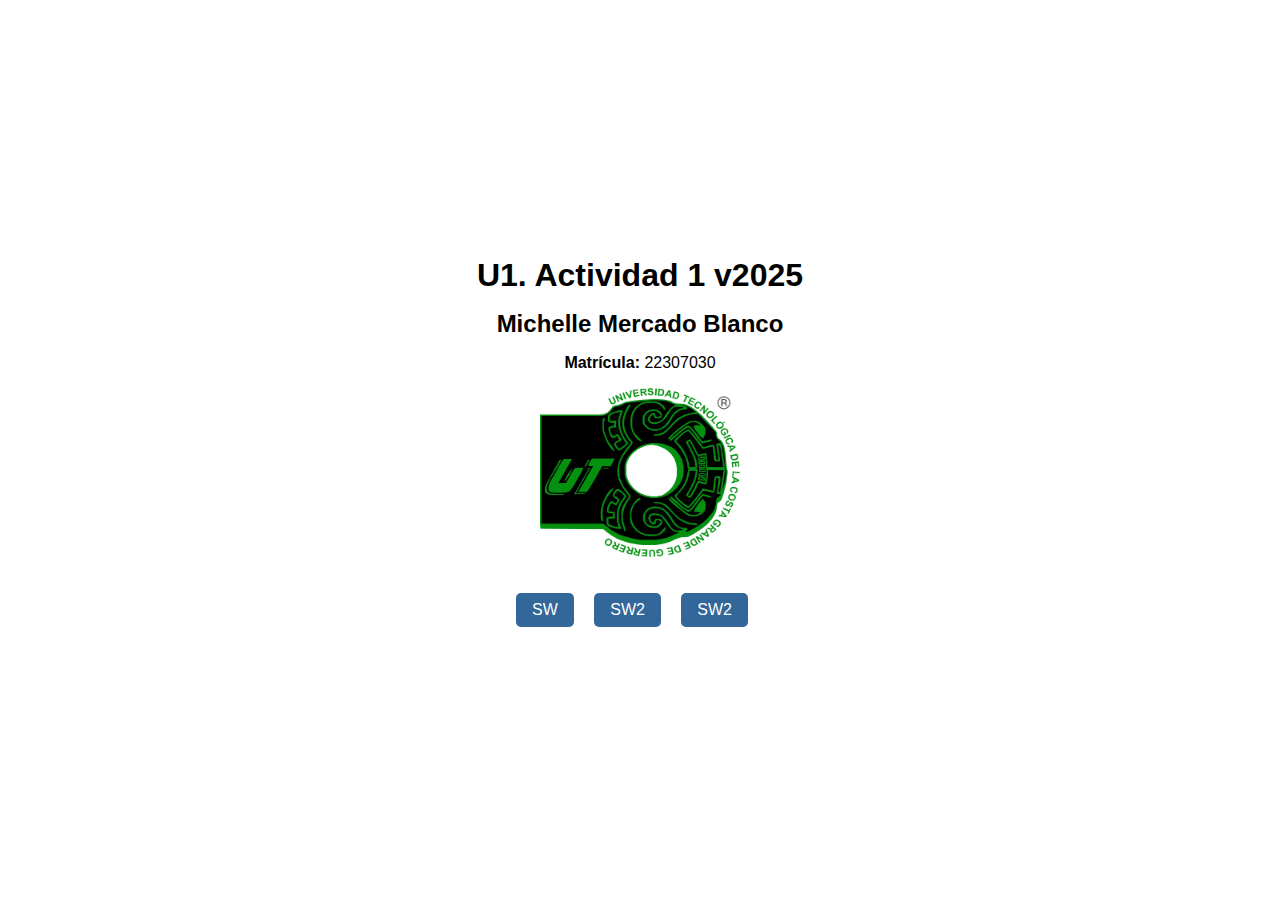
<file: AWP/U1/index.html>
<!DOCTYPE html>
<html lang="es">
<head>
  <meta charset="UTF-8" />
  <meta name="viewport" content="width=device-width, initial-scale=1.0" />
  <title>U1. Actividad 1 v2025</title>
  <style>
        body {
      font-family: Arial, sans-serif;
      margin: 0;
      height: 100vh;
      display: flex;
      flex-direction: column;
      justify-content: center;
      align-items: center;
      text-align: center;
    }

    h1,h2, p, nav {
      margin: 0.5rem 0;
    }

    nav a {
      display: inline-block;
      margin: 1rem 1rem 1rem 0;
      padding: 0.5rem 1rem;
      background-color: #336699;
      color: white;
      text-decoration: none;
      border-radius: 5px;
    }
    nav a:hover {
      background-color: #5599cc;
    }
  </style>
</head>
<body>
  <h1>U1. Actividad 1 v2025 </h1>
  <h2>Michelle Mercado Blanco</h2>
  <p><strong>Matrícula:</strong> 22307030</p>
  <p><img src="utcgg.png" alt="Universidad Tecnológica de la Costa Grande de Guerrero" width="200" /></p>
  <nav>
    <a href="SW/index.html">SW</a>
    <a href="SW2/index.html">SW2</a>
    <a href="SW3/index.html">SW2</a>
  </nav>
</body>
</html>
</file>
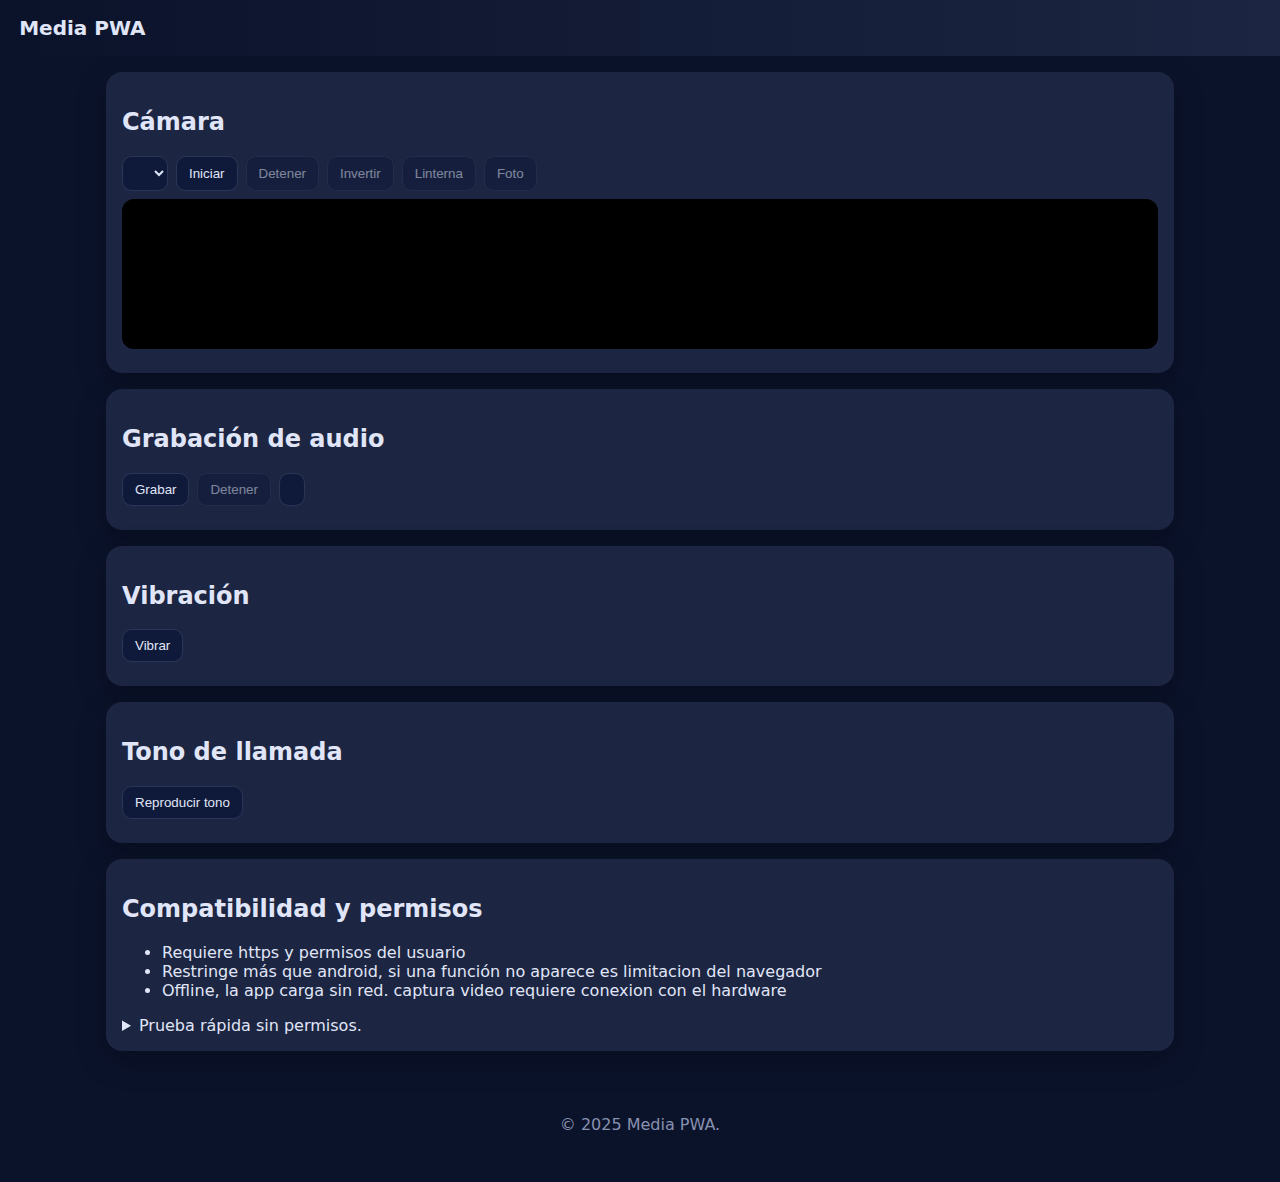
<file: U2/PWA/index.html>
<!DOCTYPE html>
<html lang="en">
<head>
    <meta charset="UTF-8">
    <meta name="viewport" content="width=device-width, initial-scale=1 viewport-fit-cover">
    <title>PWA</title>
    <meta name="theme color" content="#c634d9">
    <link rel="manifest" href="manifest.webmanifest">
    <link rel="apple-touch-icon" href="icons/apple-touch-icon-180.png">
    <link rel="apple-mobile-web-app-capable" content="yes">
    <meta name="apple-mobile-web-app-status-bar-style" content="black-trasnlucent">
    <meta name="description" content="PWA instalable">
    <link rel="stylesheet" href="styles.css">
</head>
<body>
    <header>
        <h1>Media PWA</h1>
        <button id="btnInstall" hidden>Instalar</button>
    </header>

    <main>
        <section class="card">
            <h2>Cámara</h2>
            <div class="controls">
                <select id="VideoDevices"></select>
                <button id="btnStartCam">Iniciar</button>
                <button id="btnStopCam" disabled>Detener</button>
                <button id="btnFlip" title="Cambiar Camara" disabled>Invertir</button>
                <button id="btnTouch" title="link" disabled>Linterna</button>
                <button id="btnShot" disabled>Foto</button>
            </div>
            <div class="media">
                <video  id="video" autoplay playsinline></video>
                <canvas id="canvas" class="hidden"></canvas>
            </div>
            <div id="photos" class="gallery"></div>
        </section>
        <section class="card">
            <h2>Grabación de audio</h2>
            <div class="controls">
                <button id="btnStartRec">Grabar</button>
                <button id="btnStopRec" disabled>Detener</button>
                <span id="recStatus" aria-live="polite"></span>
            </div>
            <div id="audios" class="gallery">

            </div>
        </section>
        <section class="card">
            <h2>Vibración</h2>
            <div class="controls">
                <button id="btnVibrar">Vibrar</button>
            </div>
        </section>
        <section class="card">
            <h2>Tono de llamada</h2>
            <div class="controls">
                <button id="btnRingtone">Reproducir tono</button>
            </div>
        </section>
        <section class="card">
            <h2>Compatibilidad y permisos</h2>
            <ul>
                <li>Requiere https y permisos del usuario</li>
                <li>Restringe más que android, si una función no aparece es limitacion del navegador</li>
                <li>Offline, la app carga sin red. captura video requiere conexion con el hardware</li>
            </ul>
            <details>
                <summary>Prueba rápida sin permisos.</summary>
                <input type="file" accept="image/*;capture=camera,video/*;capture=camera,audio/*">
            </details>

        </section>
    </main>
    <footer>
        <p>&copy; 2025 Media PWA.</p>
    </footer>

    <script src="app.js" type="module"></script>
</body>
</html>
</file>
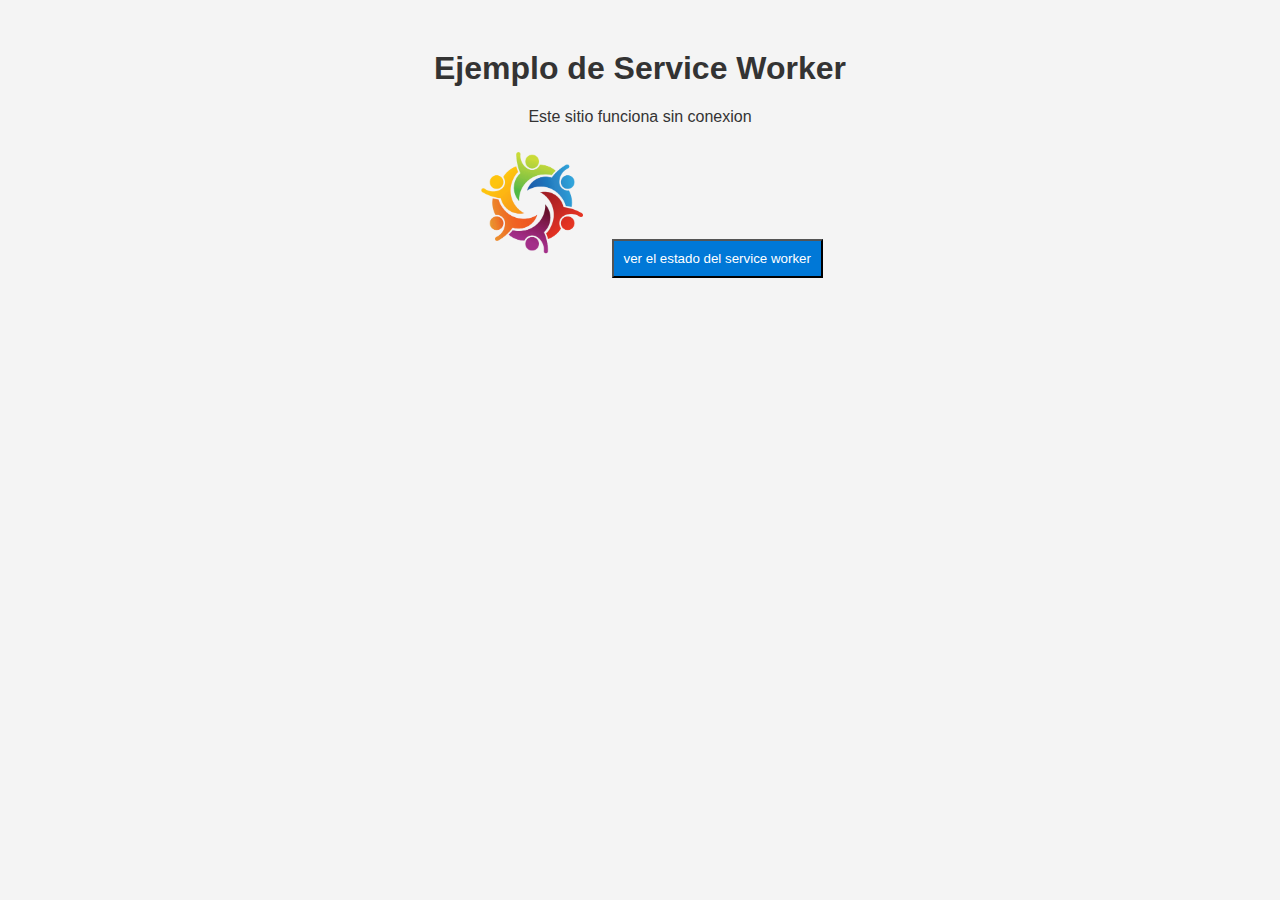
<file: AWP/U1/SW/index.html>
<!DOCTYPE html>
<html lang="es">
<head>
    <meta charset="UTF-8">
    <meta name="viewport" content="width=device-width, initial-scale=1.0">
    <title>Service Worker</title>
    <link rel="stylesheet" href="style.css">
</head>
<body>
    <h1>Ejemplo de Service Worker</h1>
    <p>Este sitio funciona sin conexion</p>
    <img src="logo.png" alt="Logo de la app" width="150">
    <button id="check">ver el estado del service worker</button>

    <script src="app.js"></script>
</body>
</html>
</file>
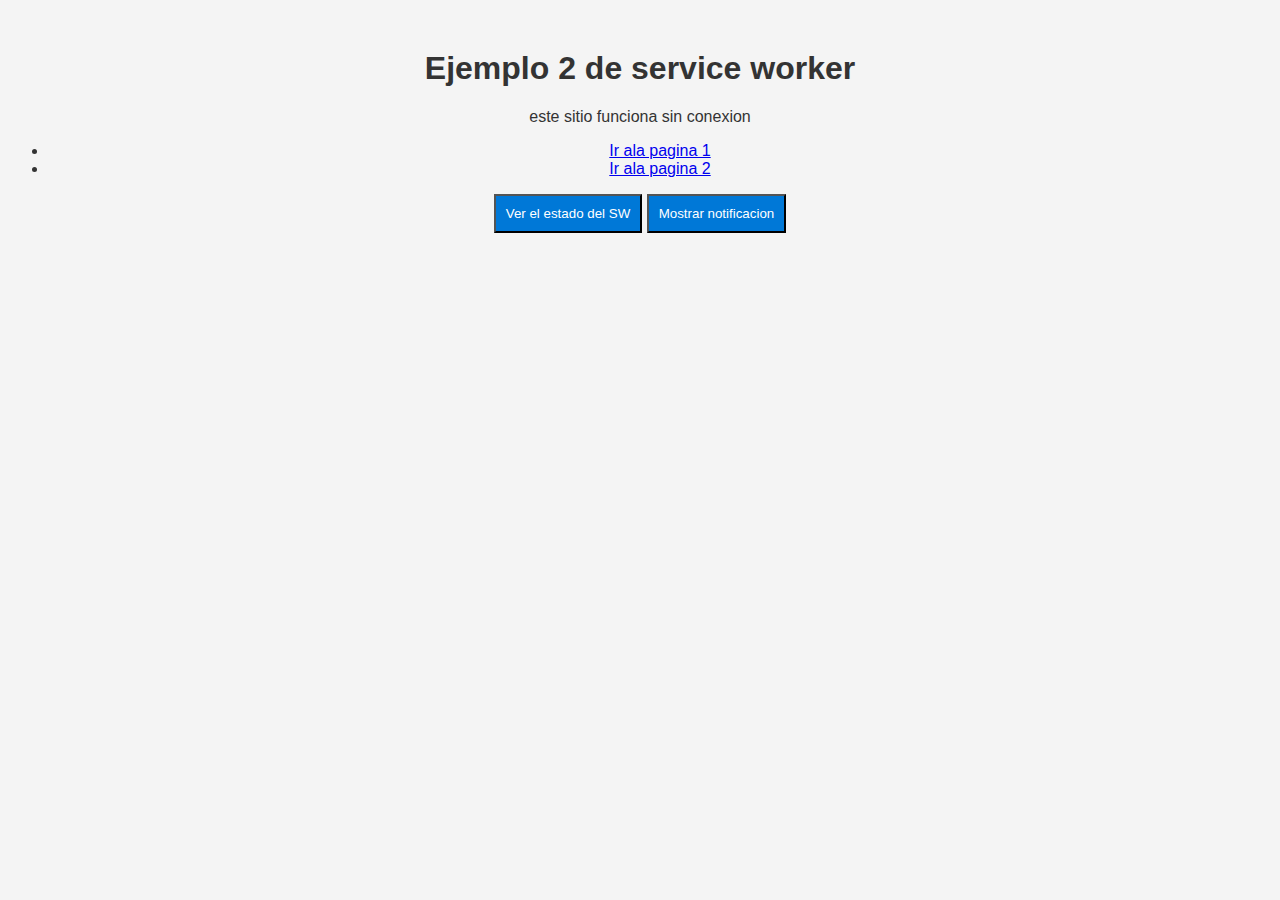
<file: AWP/U1/SW2/index.html>
<!DOCTYPE html>
<html lang="en">
<head>
    <meta charset="UTF-8">
    <meta name="viewport" content="width=device-width, initial-scale=1.0">
    <title>Service Worker 2</title>
    <link rel="stylesheet" href="style.css">
</head>
<body>
    <h1>Ejemplo 2 de service worker</h1>
    <p>este sitio funciona sin conexion</p>
    <nav>
        <ul>
            <li><a href="pagina1.html">Ir ala pagina 1</a></li>
            <li><a href="pagina2.html">Ir ala pagina 2</a></li>
        </ul>
    </nav>
    <button id="check">Ver el estado del SW</button>
    <button id="btnNotificacion">Mostrar notificacion</button>

    <script src="main.js"></script>


</body>
</html>
</file>
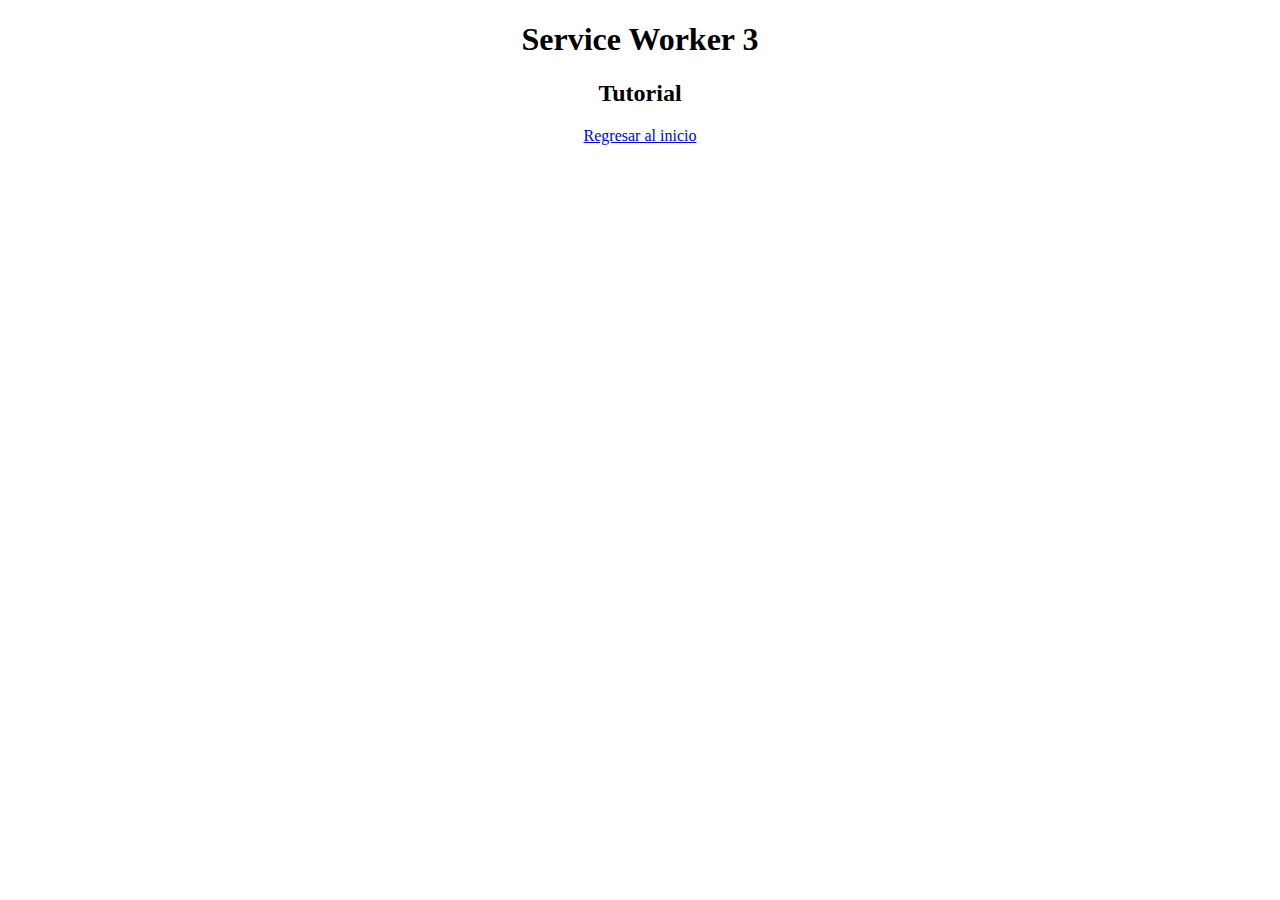
<file: AWP/U1/SW3/index.html>
<!DOCTYPE html>
<html lang="es">
<head>
    <meta charset="UTF-8">
    <meta name="viewport" content="width=device-width, initial-scale=1.0">
    <title>SW3</title>

</head>
<body>
   <center>
    <h1>Service Worker 3</h1>
    <h2>Tutorial</h2>

     <a href="https://awp-sooty.vercel.app/">Regresar al inicio</a>
       
    <script src="./script.js"></script>
    </center>
</body>
</html>
</file>
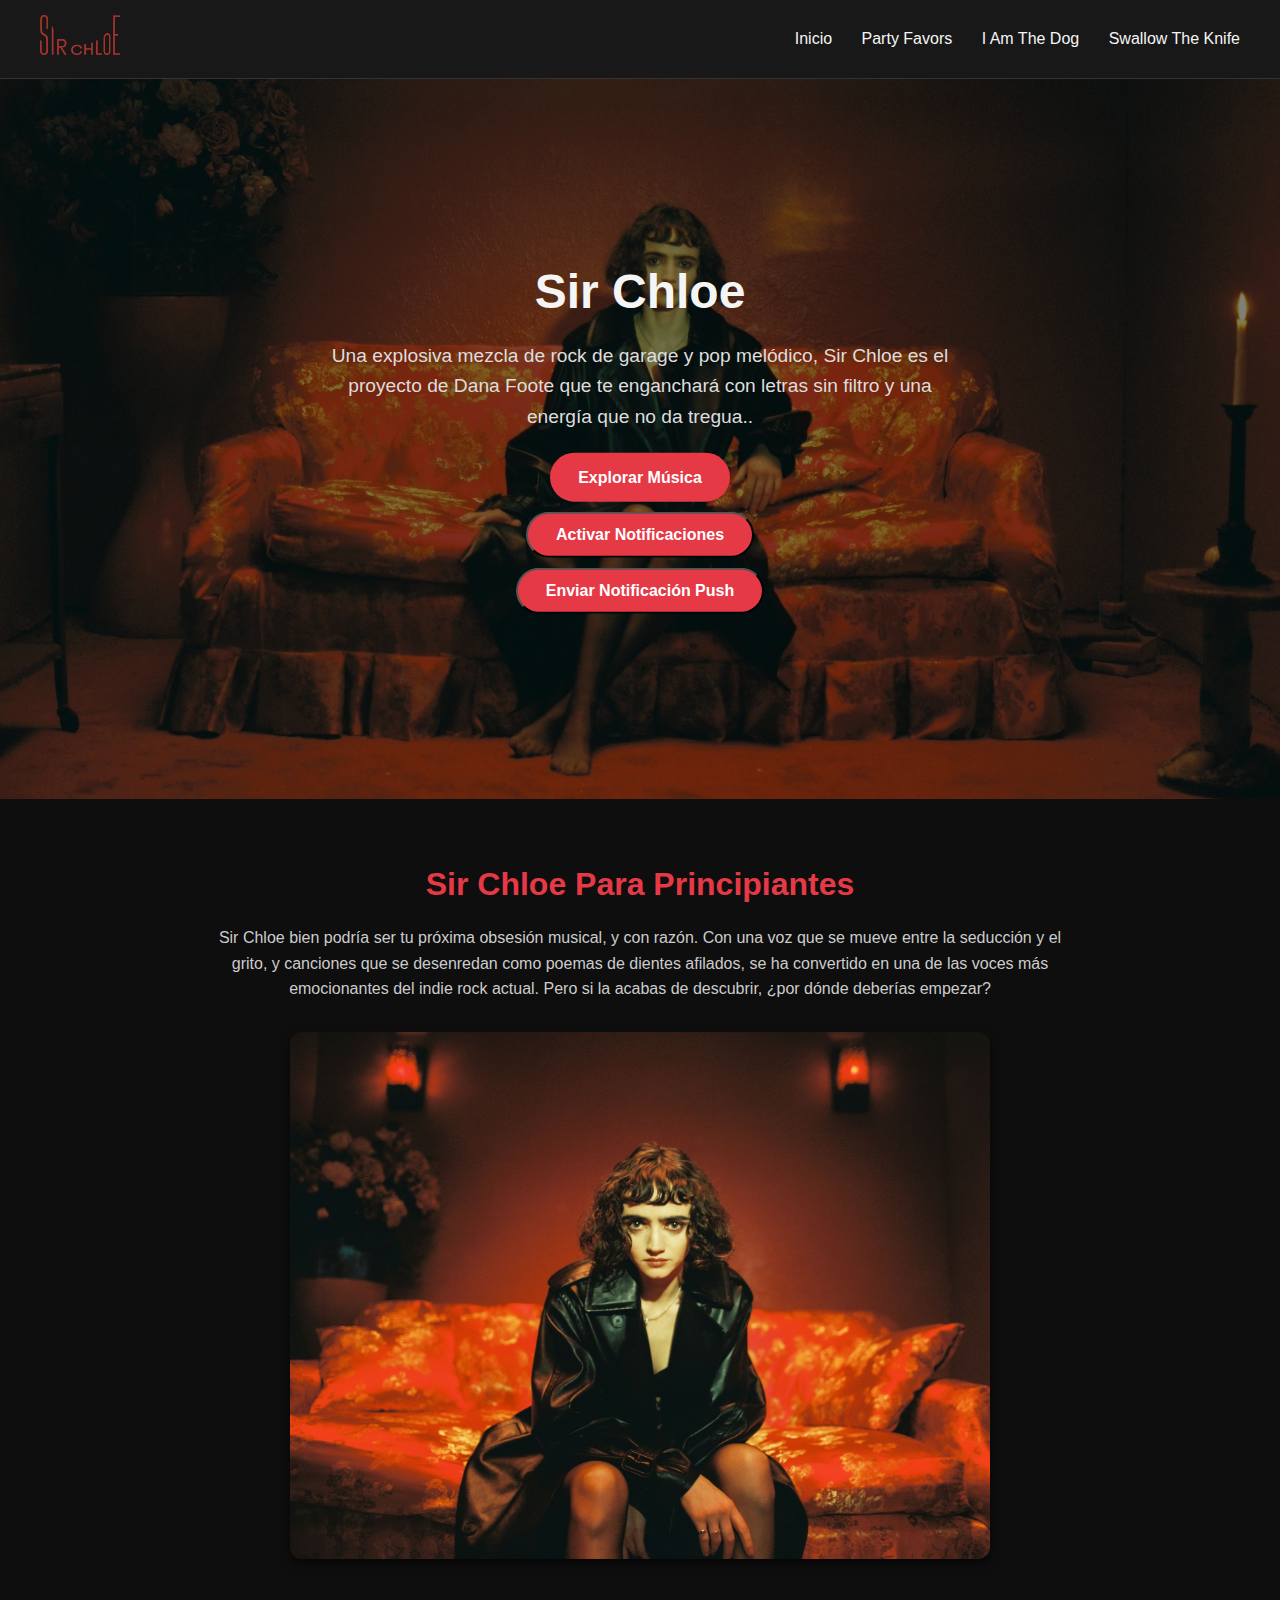
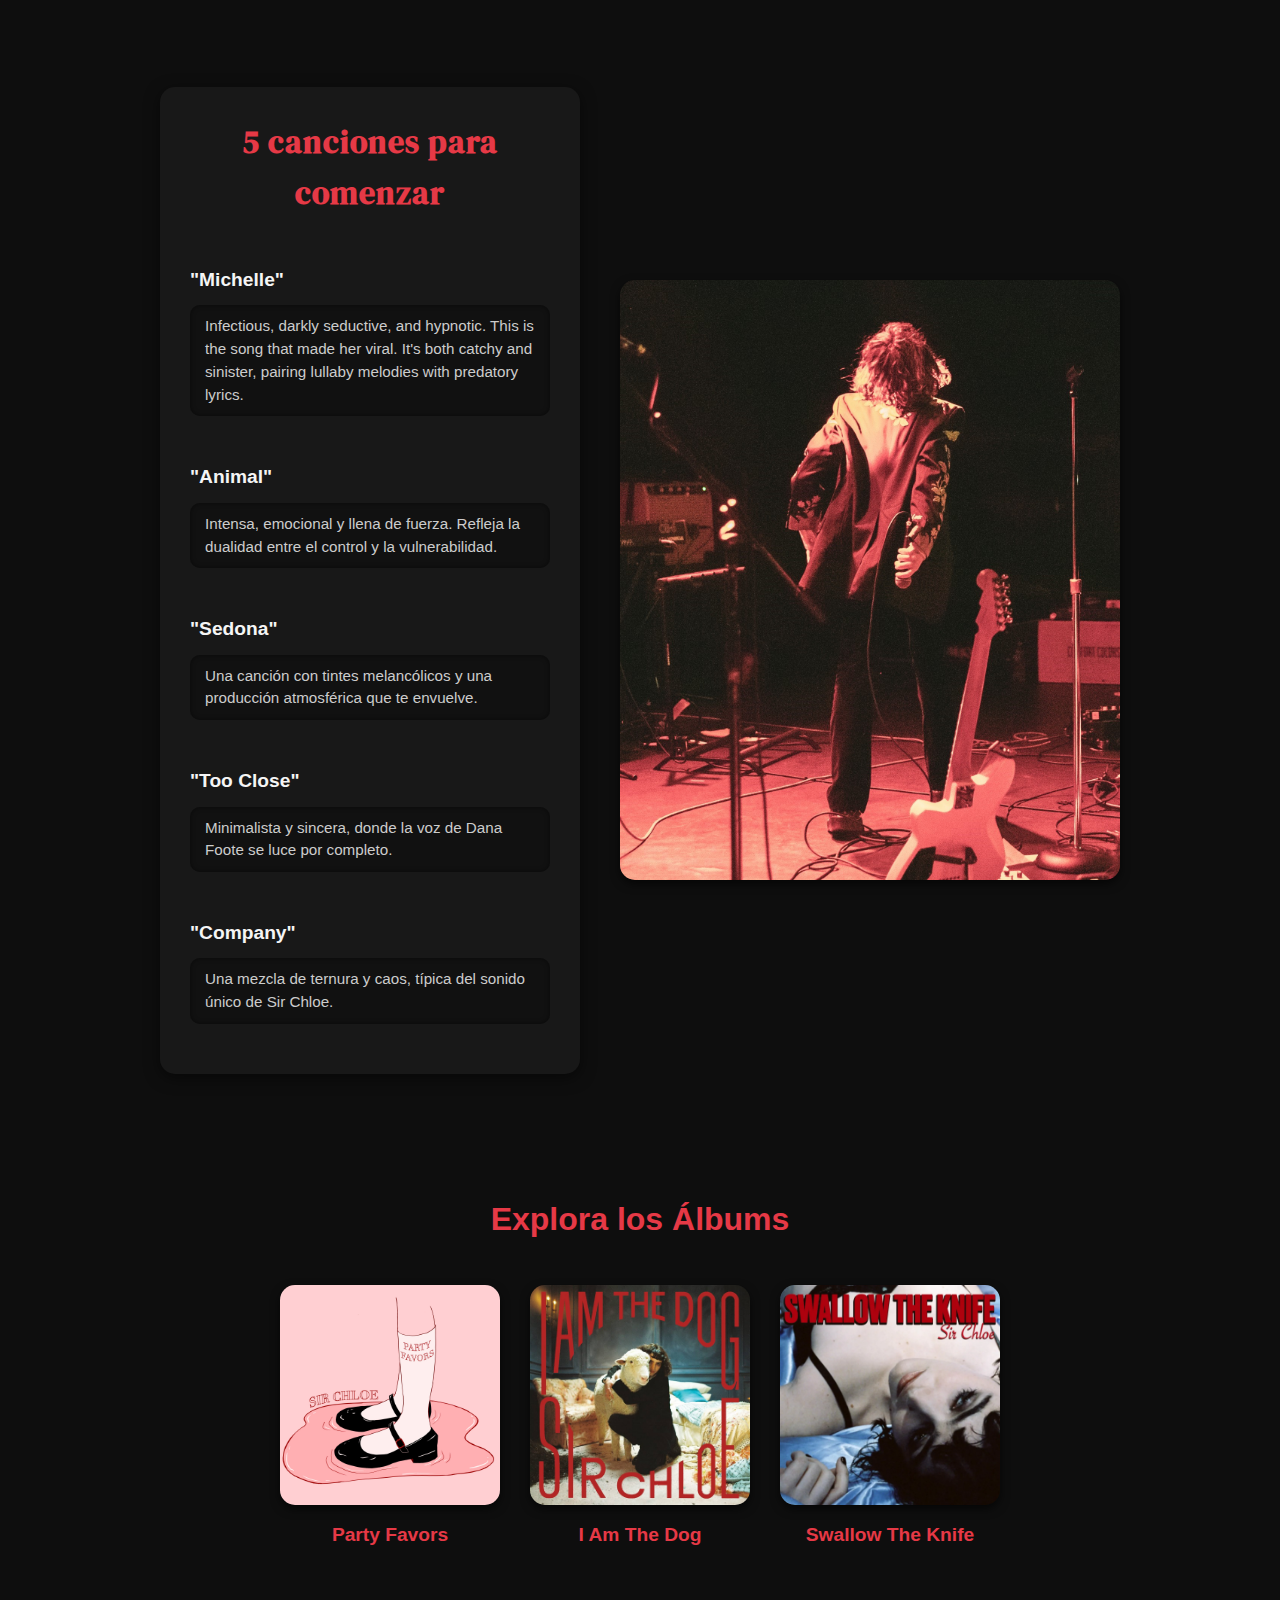
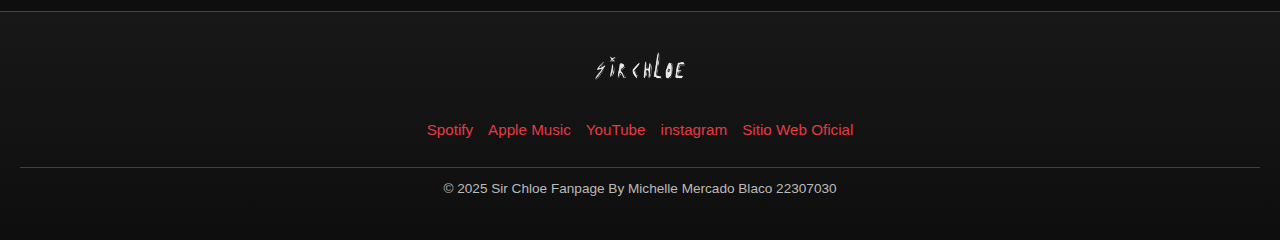
<file: AWP/U1/SW4/index.html>
<!DOCTYPE html>
<html lang="es">
<head>
    <meta charset="UTF-8">
    <meta name="viewport" content="width=device-width, initial-scale=1.0">
    <title>Sir Chloe | Inicio</title>
      <link rel="preconnect" href="https://fonts.googleapis.com">
<link rel="preconnect" href="https://fonts.gstatic.com" crossorigin>
<link href="https://fonts.googleapis.com/css2?family=DM+Serif+Display:ital@0;1&display=swap" rel="stylesheet">

    <link rel="stylesheet" href="styles.css">
  
</head>
<body>
    <header class="head">
        <div class="logo">
            <img src="img/logo.png" alt="Logo Sir Chloe" class="logo-img">
           
        </div>
        <nav class="navbar">
            <a href="index.html">Inicio</a>
            <a href="pagina1.html">Party Favors</a>
            <a href="pagina2.html">I Am The Dog</a>
            <a href="pagina3.html">Swallow The Knife</a>
        </nav>
    </header>

    <section class="hero">
        <img src="img/SirChloe_.jpg" alt="Sir Chloe" class="hero-img">
        <div class="hero-text">
            <h1>Sir Chloe</h1>
            <p>Una explosiva mezcla de rock de garage y pop melódico, Sir Chloe es el proyecto de 
                Dana Foote que te enganchará con letras sin filtro y una energía que no da tregua..</p>
            <a href="#albumes" class="btn">Explorar Música</a>
            <button id="btnNotificaciones" class="btn">Activar Notificaciones</button>
            <button id="btnPush" class="btn">Enviar Notificación Push</button>

        </div>
    </section>

    <section class="content">
        <h2 class="title">Sir Chloe Para Principiantes</h2>
        <p>
           Sir Chloe bien podría ser tu próxima obsesión musical, y con razón.

            Con una voz que se mueve entre la seducción y el grito, y canciones que se desenredan como poemas de dientes afilados, 
                se ha convertido en una de las 
            voces más emocionantes del indie rock actual. Pero si la acabas de descubrir, ¿por dónde deberías empezar?
        </p>
        <img src="img/Iatd.jpg" alt="Sir Chloe I am the Dog" class="content-img">
    </section>
<section class="content-flex">
    <div class="text">
        <h2 class="title">5 canciones para comenzar</h2>
        <br>
        <ul>
            <li>"Michelle"</li>
            <p>Infectious, darkly seductive, and hypnotic. This is the song that made her viral. It's both catchy and sinister, pairing lullaby melodies with predatory lyrics.</p>
<br>
            <li>"Animal"</li>
            <p>Intensa, emocional y llena de fuerza. Refleja la dualidad entre el control y la vulnerabilidad.</p>
<br>
            <li>"Sedona"</li>
            <p>Una canción con tintes melancólicos y una producción atmosférica que te envuelve.</p>
<br>
            <li>"Too Close"</li>
            <p>Minimalista y sincera, donde la voz de Dana Foote se luce por completo.</p>
<br>
            <li>"Company"</li>
            <p>Una mezcla de ternura y caos, típica del sonido único de Sir Chloe.</p>
        </ul>
    </div>

    <img src="img/11.jpg" alt="Sir Chloe en concierto" class="content-img">
</section>

<section class="albums-section" id="albumes">
    <h2 class="title">Explora los Álbums</h2>
    <div class="albums-container">
        <a href="pagina1.html" class="album-card">
            <img src="img/PartyFavors.jpg" alt="Party Favors" class="album-cover">
            <h3>Party Favors</h3>
        </a>
        <a href="pagina2.html" class="album-card">
            <img src="img/IamTheDog.jpg" alt="I Am The Dog" class="album-cover">
            <h3>I Am The Dog</h3>
        </a>
        <a href="pagina3.html" class="album-card">
            <img src="img/STN.webp" alt="Swallow The Knife" class="album-cover">
            <h3>Swallow The Knife</h3>
        </a>
    </div>
</section>

    <footer>
        <img src="img/logo2.png" alt="Logo" class="logo-img">
        <ul>
            <li><a href="https://open.spotify.com/intl-es/artist/6rniTPs9zN26kYnkPdFl1U?si=IEqMeLkMT0aLdSdzL59AgA">Spotify</a></li>
            <li> <a href="https://music.apple.com/us/artist/sir-chloe/1453286828">Apple Music</a></li>
            <li><a href="https://www.youtube.com/@sirchloe">YouTube</a></li>
            <li><a href="https://www.instagram.com/sirchloe/">instagram</a></li>
            <li><a href="https://sirchloemusic.com/">Sitio Web Oficial</a></li>
        </ul>
        <p>&copy; 2025 Sir Chloe Fanpage By Michelle Mercado Blaco 22307030</p>
    </footer>

   <script src="./main.js"></script>


</body>
</html>
</file>
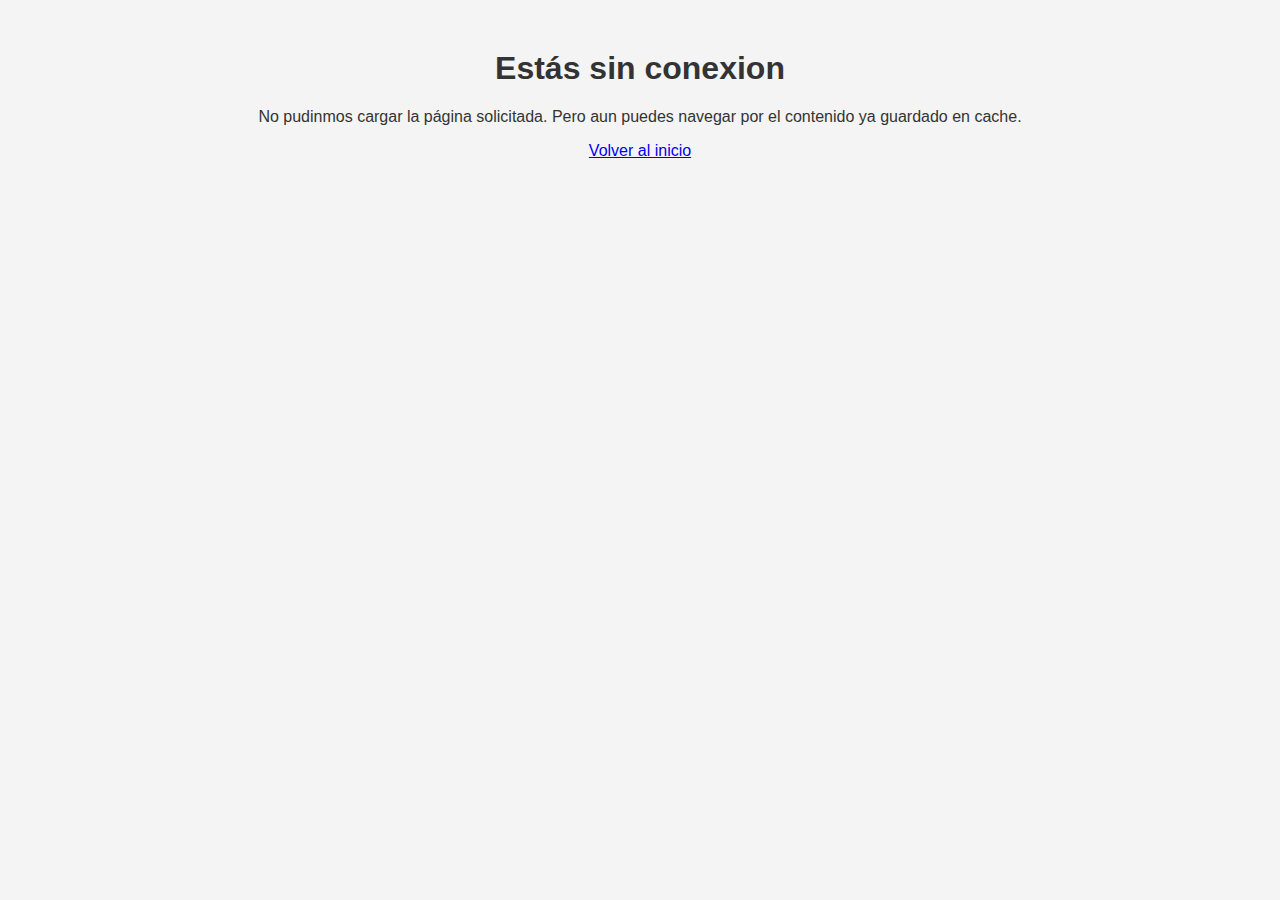
<file: AWP/U1/SW2/offline.html>
<!DOCTYPE html>
<html lang="en">
<head>
    <meta charset="UTF-8">
    <meta name="viewport" content="width=device-width, initial-scale=1.0">
    <title>Sin conexion</title>
    <link rel="stylesheet" href="style.css">
</head>
<body>
    <h1>Estás sin conexion</h1>
    <p>No pudinmos cargar la página solicitada. Pero aun puedes navegar por el contenido ya guardado en cache.</p>
   
            <li><a href="index.html">Volver al inicio</a></li>
           
</body>
</html>
</file>
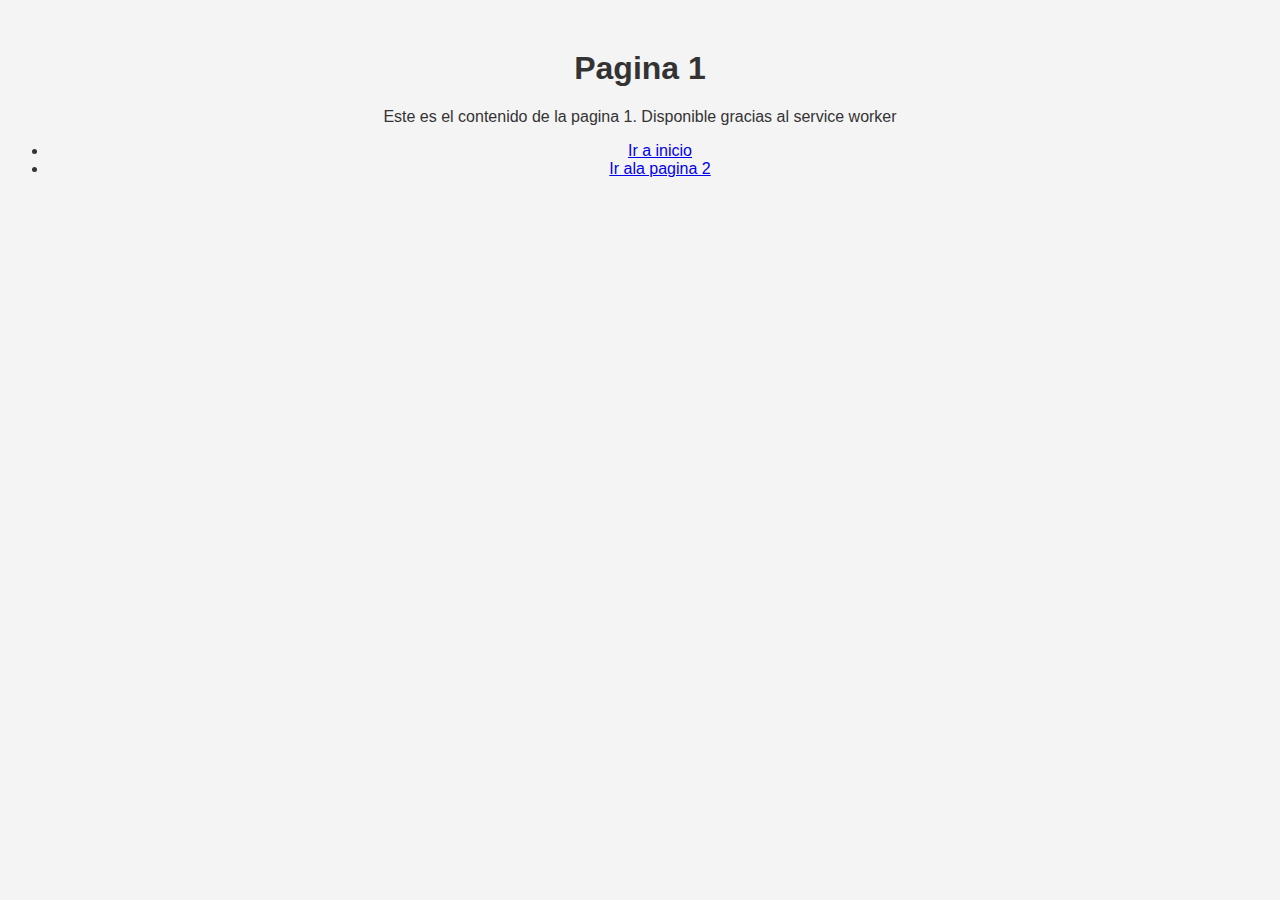
<file: AWP/U1/SW2/pagina1.html>
<!DOCTYPE html>
<html lang="en">
<head>
    <meta charset="UTF-8">
    <meta name="viewport" content="width=device-width, initial-scale=1.0">
    <title>Pagina 1</title>
    <link rel="stylesheet" href="style.css">
</head>
<body>
    <h1>Pagina 1</h1>
    <p>Este es el contenido de la pagina 1. Disponible gracias al service worker</p>
    <nav>
        <ul>
            <li><a href="index.html">Ir a inicio</a></li>
            <li><a href="pagina2.html">Ir ala pagina 2</a></li>
        </ul>
    </nav>
  

    
</body>
</html>
</file>
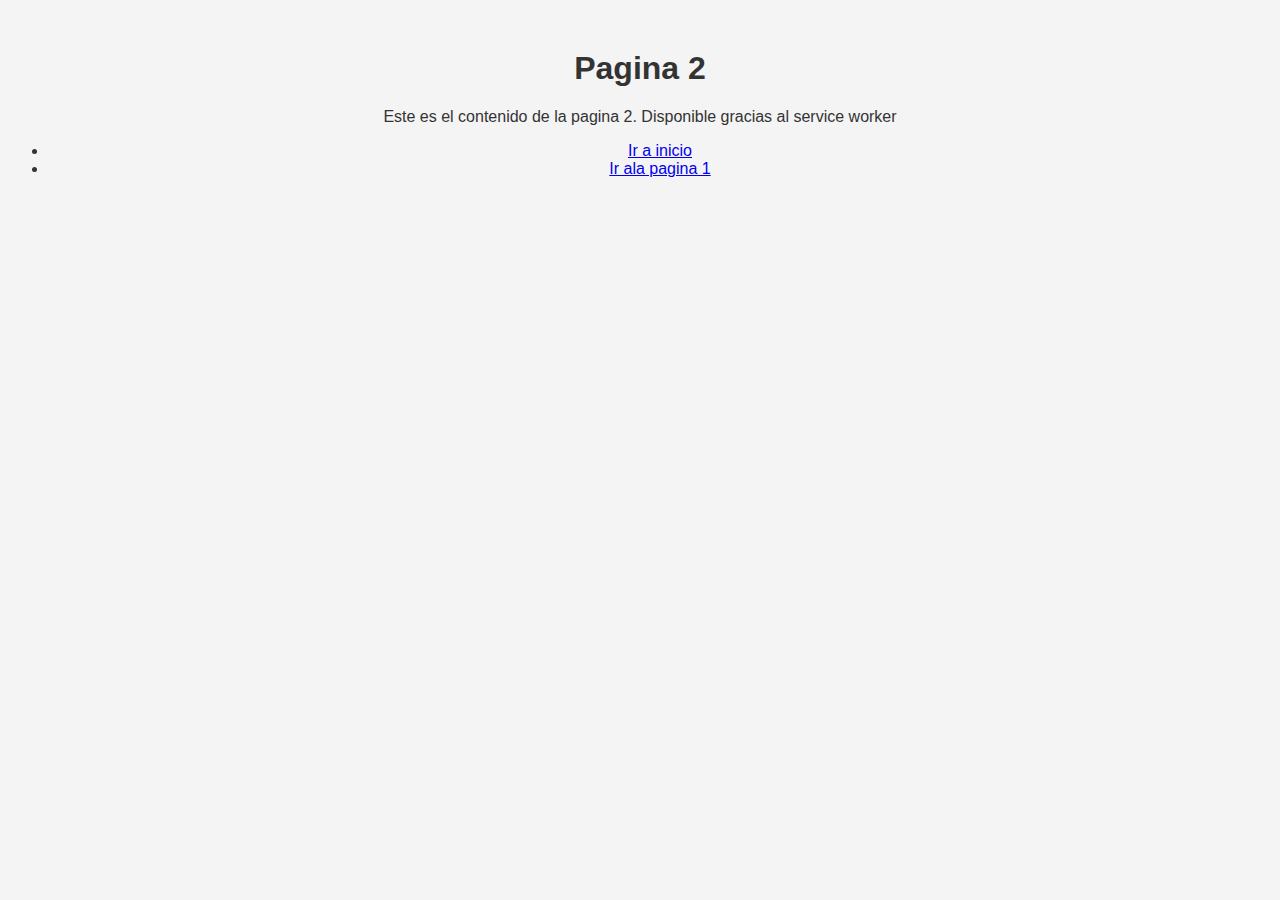
<file: AWP/U1/SW2/pagina2.html>
<!DOCTYPE html>
<html lang="en">
<head>
    <meta charset="UTF-8">
    <meta name="viewport" content="width=device-width, initial-scale=1.0">
    <title>Pagina 2</title>
    <link rel="stylesheet" href="style.css">
</head>
<body>
    <h1>Pagina 2</h1>
    <p>Este es el contenido de la pagina 2. Disponible gracias al service worker</p>
    <nav>
        <ul>
            <li><a href="index.html">Ir a inicio</a></li>
            <li><a href="pagina1.html">Ir ala pagina 1</a></li>
        </ul>
    </nav>
  

    
</body>
</html>
</file>
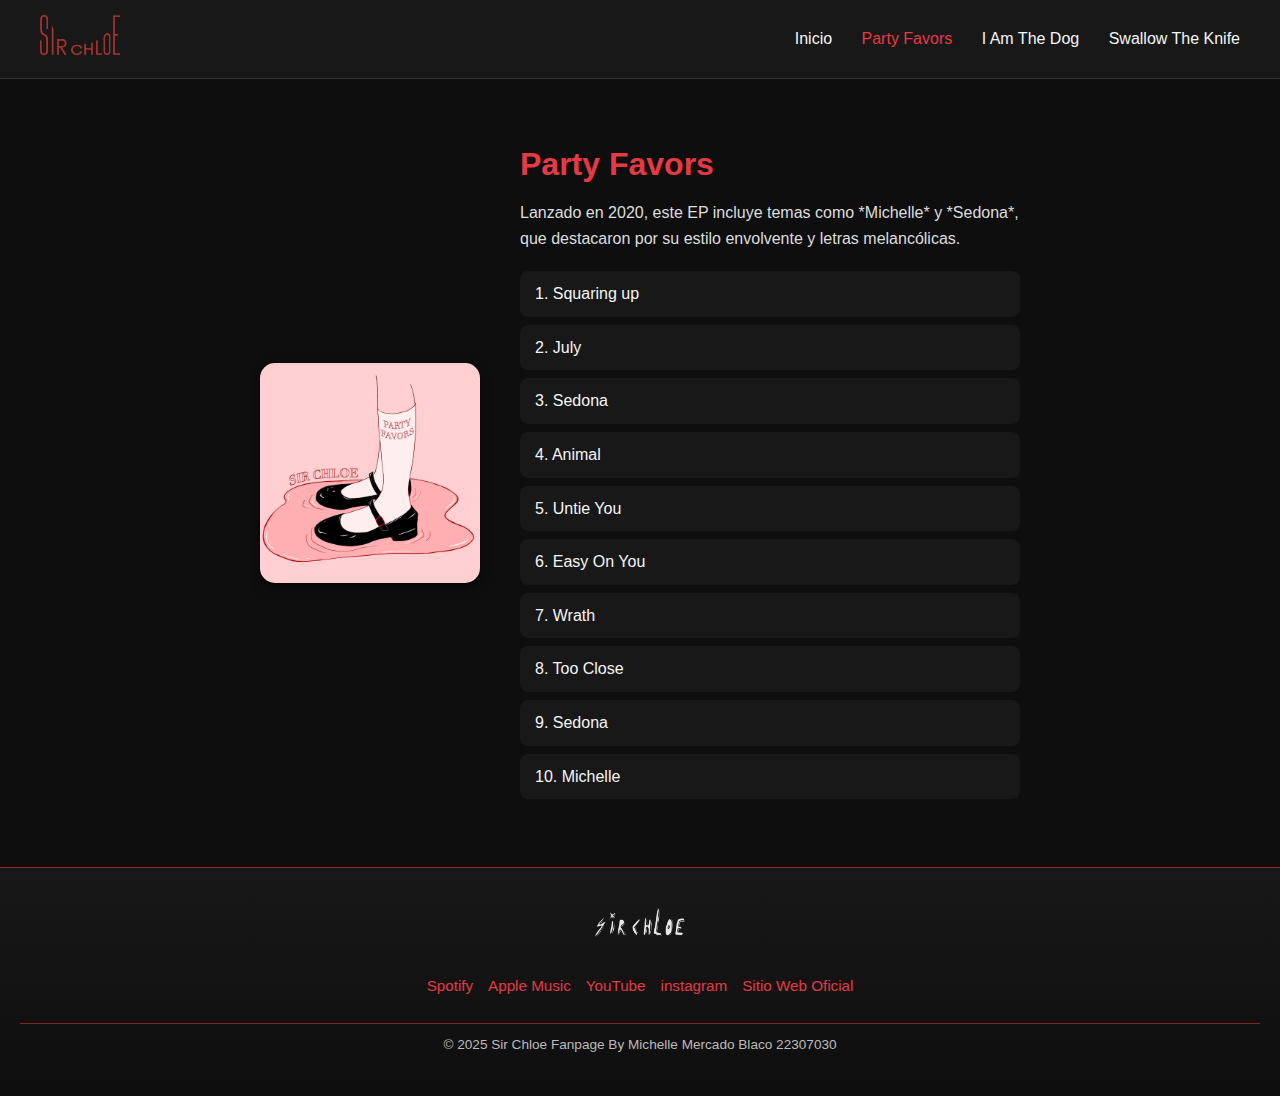
<file: AWP/U1/SW4/pagina1.html>
<!DOCTYPE html>
<html lang="es">
<head>
    <meta charset="UTF-8">
    <meta name="viewport" content="width=device-width, initial-scale=1.0">
    <title>Party Favors</title>
    <link rel="stylesheet" href="styles.css">
</head>
<body>
    <header class="head">
        <div class="logo">
            <img src="img/logo.png" alt="Logo Sir Chloe" class="logo-img">
        </div>
        <nav class="navbar">
            <a href="index.html">Inicio</a>
            <a href="pagina1.html" class="active">Party Favors</a>
            <a href="pagina2.html">I Am The Dog</a>
            <a href="pagina3.html">Swallow The Knife</a>
        </nav>
    </header>

    <section class="album">
        <img src="img/PartyFavors.jpg" alt="Portada Party Favors" class="album-cover">
        <div class="album-info">
            <h2>Party Favors</h2>
            <p>
                Lanzado en 2020, este EP incluye temas como *Michelle* y *Sedona*, que destacaron por su estilo envolvente y letras melancólicas.
            </p>
            <ul>
                <li>1. Squaring up</li>
                <li>2. July</li>
                <li>3. Sedona</li>
                <li>4. Animal</li>
                <li>5. Untie You</li>
                <li>6. Easy On You</li>
                <li>7. Wrath</li>
                <li>8. Too Close</li>
                <li>9. Sedona</li>
                <li>10. Michelle</li>
            </ul>
        </div>
    </section>

     <footer>
        <img src="img/logo2.png" alt="Logo" class="logo-img">
        <ul>
            <li><a href="https://open.spotify.com/intl-es/artist/6rniTPs9zN26kYnkPdFl1U?si=IEqMeLkMT0aLdSdzL59AgA">Spotify</a></li>
            <li> <a href="https://music.apple.com/us/artist/sir-chloe/1453286828">Apple Music</a></li>
            <li><a href="https://www.youtube.com/@sirchloe">YouTube</a></li>
            <li><a href="https://www.instagram.com/sirchloe/">instagram</a></li>
            <li><a href="https://sirchloemusic.com/">Sitio Web Oficial</a></li>
        </ul>
        <p>&copy; 2025 Sir Chloe Fanpage By Michelle Mercado Blaco 22307030</p>
    </footer>

    <script src="./main.js"></script>


</body>
</html>
</file>
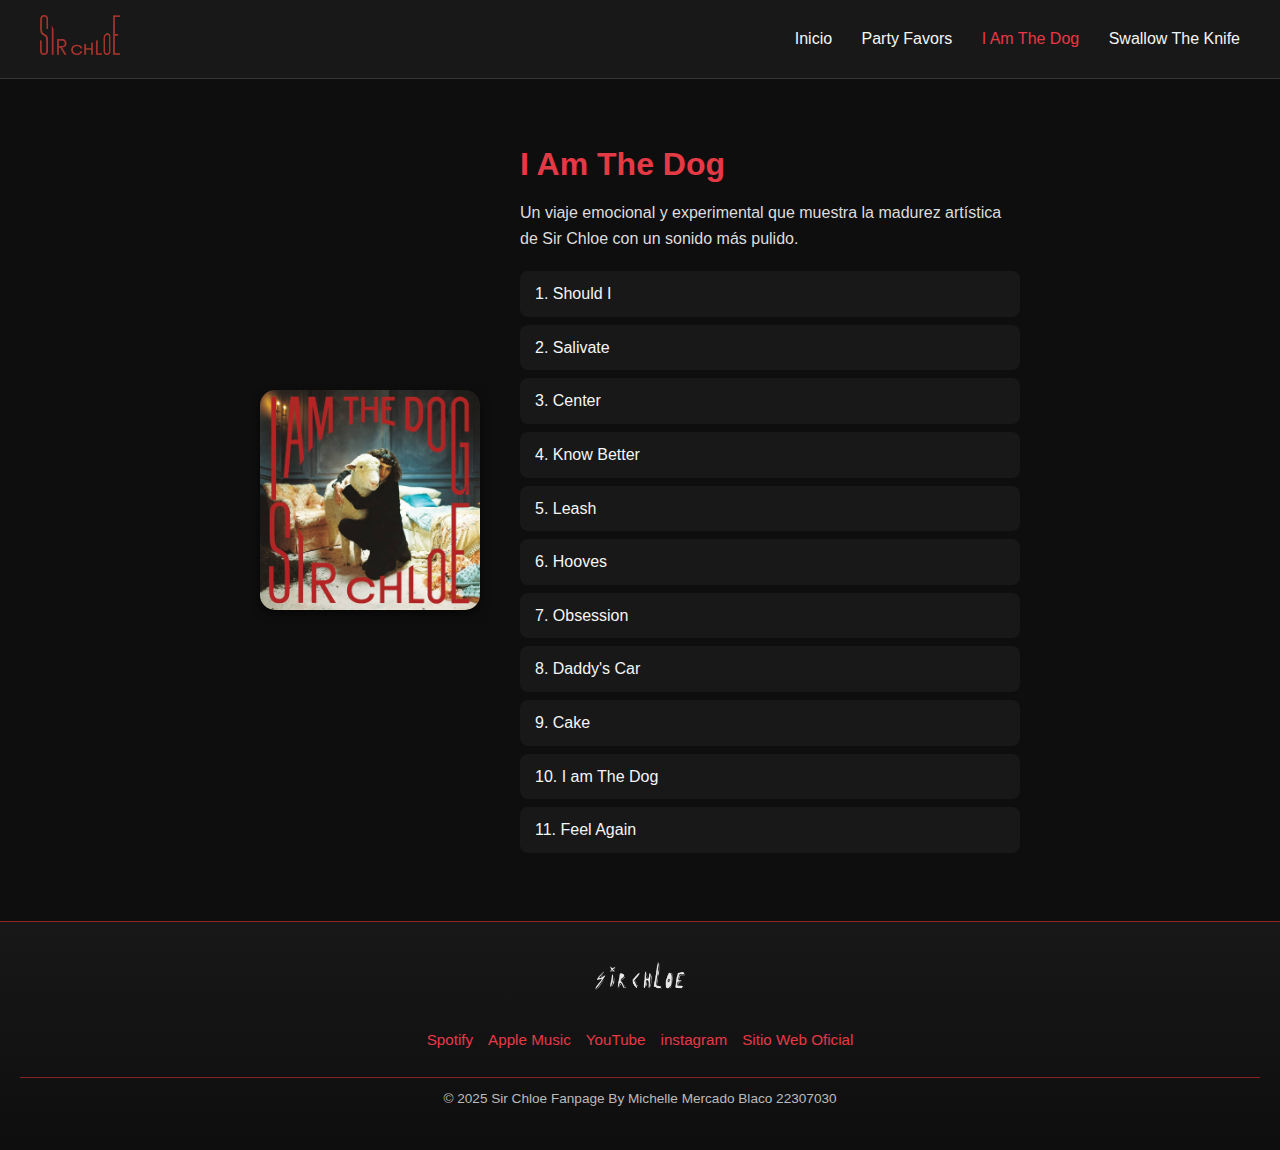
<file: AWP/U1/SW4/pagina2.html>
<!DOCTYPE html>
<html lang="es">
<head>
  <meta charset="UTF-8">
  <meta name="viewport" content="width=device-width, initial-scale=1.0">
  <title>I Am The Dog - Sir Chloe</title>
   <link rel="stylesheet" href="styles.css">
</head>
<body>

  <header class="header">
    <div class="head">
      <div class="logo">
        <img src="img/logo.png" alt="Logo de Sir Chloe" class="logo-img">
        
      </div>
      <nav class="navbar">
        <a href="index.html">Inicio</a>
        <a href="pagina1.html">Party Favors</a>
        <a href="pagina2.html" class="active">I Am The Dog</a>
        <a href="pagina3.html">Swallow The Knife</a>
      </nav>
    </div>

  <section class="album">
    <img src="img/IamTheDog.jpg" alt="Portada I Am The Dog" class="album-cover">
    <div class="album-info">
        <h2>I Am The Dog</h2>
        <p>Un viaje emocional y experimental que muestra la madurez artística de Sir Chloe con un sonido más pulido.</p>
        <ul>
            <li>1. Should I</li>
            <li>2. Salivate</li>
            <li>3. Center</li>
            <li>4. Know Better</li>
            <li>5. Leash</li>
            <li>6. Hooves</li>
            <li>7. Obsession</li>
            <li>8. Daddy's Car</li>
            <li>9. Cake</li>
            <li>10. I am The Dog</li>
            <li>11. Feel Again</li>
        </ul>
    </div>
</section>


 <footer>
        <img src="img/logo2.png" alt="Logo" class="logo-img">
        <ul>
            <li><a href="https://open.spotify.com/intl-es/artist/6rniTPs9zN26kYnkPdFl1U?si=IEqMeLkMT0aLdSdzL59AgA">Spotify</a></li>
            <li> <a href="https://music.apple.com/us/artist/sir-chloe/1453286828">Apple Music</a></li>
            <li><a href="https://www.youtube.com/@sirchloe">YouTube</a></li>
            <li><a href="https://www.instagram.com/sirchloe/">instagram</a></li>
            <li><a href="https://sirchloemusic.com/">Sitio Web Oficial</a></li>
        </ul>
        <p>&copy; 2025 Sir Chloe Fanpage By Michelle Mercado Blaco 22307030</p>
    </footer>
    <script src="./main.js"></script>

</body>
</html>
</file>
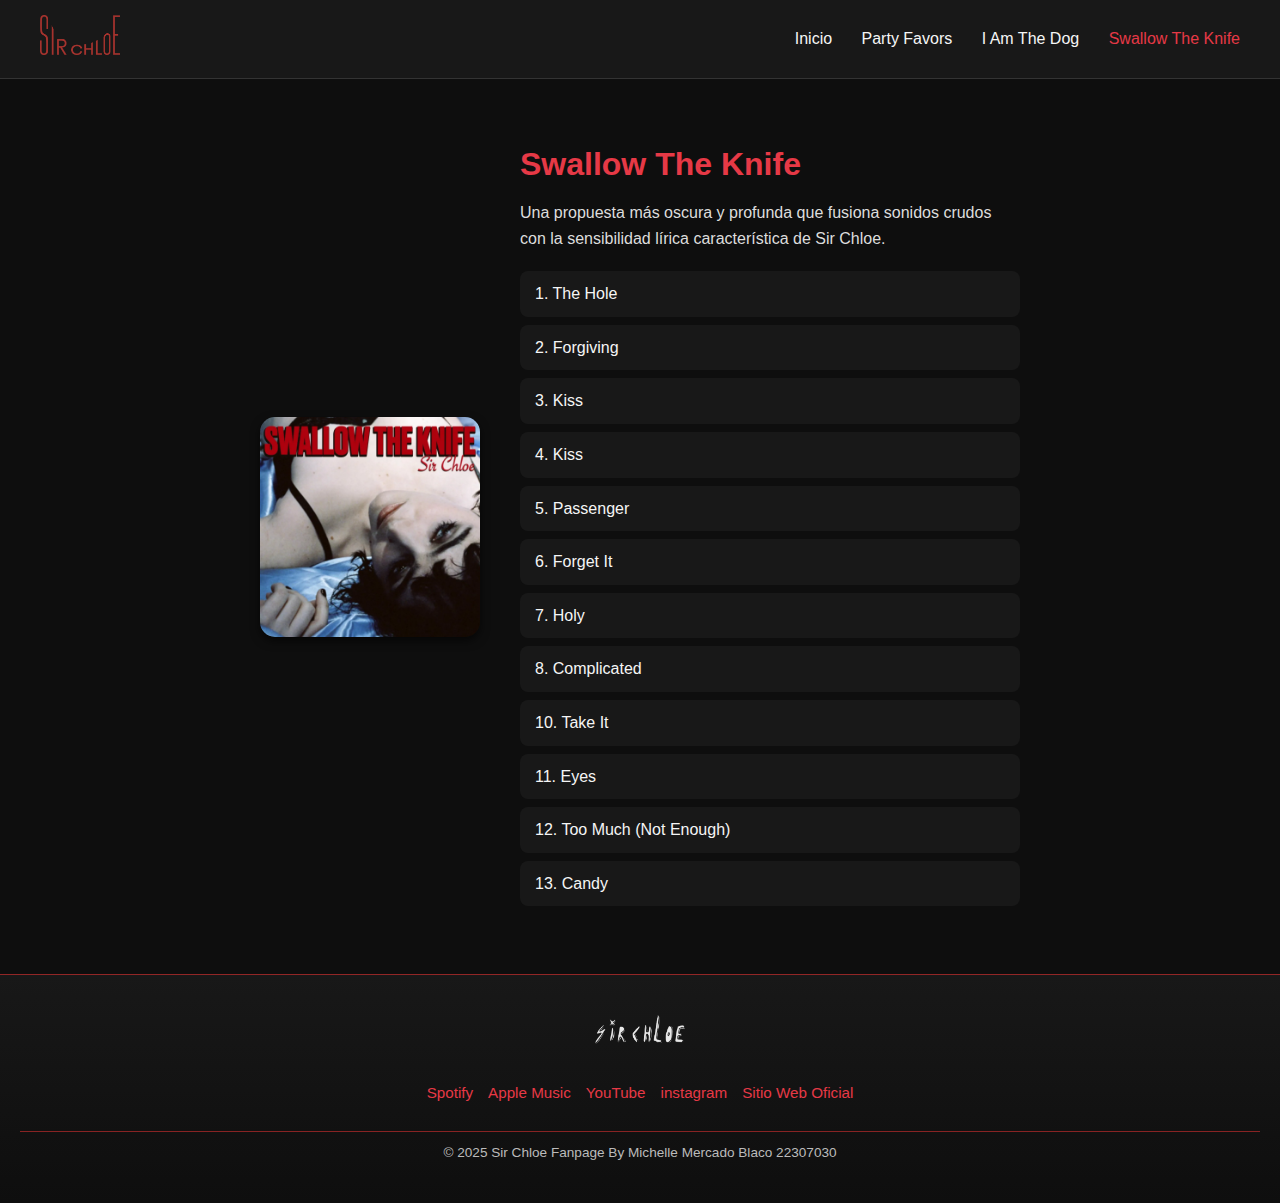
<file: AWP/U1/SW4/pagina3.html>
<!DOCTYPE html>
<html lang="es">
<head>
    <meta charset="UTF-8">
    <meta name="viewport" content="width=device-width, initial-scale=1.0">
    <title>Swallow The Knife - Sir Chloe</title>
    <link rel="stylesheet" href="styles.css">
</head>
<body>

  
    <header class="head">
        <div class="logo">
            <img src="img/logo.png" alt="Logo Sir Chloe" class="logo-img">
        </div>
        <nav class="navbar">
            <a href="index.html">Inicio</a>
            <a href="pagina1.html">Party Favors</a>
            <a href="pagina2.html">I Am The Dog</a>
            <a href="pagina3.html" class="active">Swallow The Knife</a>
        </nav>
    </header>

   
    <section class="album">
        <img src="img/STN.webp" alt="Portada Swallow The Knife" class="album-cover">
        <div class="album-info">
            <h2>Swallow The Knife</h2>
            <p>
                Una propuesta más oscura y profunda que fusiona sonidos crudos con la sensibilidad lírica característica de Sir Chloe.
            </p>
            <ul>
                <li>1. The Hole</li>
                <li>2. Forgiving</li>
                <li>3. Kiss</li>
                <li>4. Kiss</li>
                <li>5. Passenger</li>
                <li>6. Forget It</li>
                <li>7. Holy</li>
                <li>8. Complicated</li>
                <li>10. Take It</li>
                <li>11. Eyes</li>
                <li>12. Too Much (Not Enough)</li>
                <li>13. Candy</li>
            </ul>
        </div>
    </section>

    
  <footer>
        <img src="img/logo2.png" alt="Logo" class="logo-img">
        <ul>
            <li><a href="https://open.spotify.com/intl-es/artist/6rniTPs9zN26kYnkPdFl1U?si=IEqMeLkMT0aLdSdzL59AgA">Spotify</a></li>
            <li> <a href="https://music.apple.com/us/artist/sir-chloe/1453286828">Apple Music</a></li>
            <li><a href="https://www.youtube.com/@sirchloe">YouTube</a></li>
            <li><a href="https://www.instagram.com/sirchloe/">instagram</a></li>
            <li><a href="https://sirchloemusic.com/">Sitio Web Oficial</a></li>
        </ul>
        <p>&copy; 2025 Sir Chloe Fanpage By Michelle Mercado Blaco 22307030</p>
    </footer>

    <script src="./main.js"></script>


</body>
</html>
</file>
<file: U2/PWA/styles.css>
:root {
  --bg:#0b132b; 
  --card:#1c2541; 
  --ink:#e0e6f8; 
  --muted:#8791b0; 
  --accent:#3a86ff;
}

* {
  box-sizing:border-box
}

html,body {
  height:100%
}

body {
  margin:0;
  font-family:system-ui,Segoe UI,Roboto,Ubuntu,Arial,sans-serif;
  background:var(--bg);
  color:var(--ink)
}

header {
  display:flex;
  justify-content:space-between;
  align-items:center;
  padding:1rem 1.2rem;
  background:linear-gradient(90deg,#0b132b,#1c2541);
  position:sticky;
  top:0
}

h1 {
  margin:0;
  font-size:1.25rem
}

main {
  display:grid;
  gap:1rem;
  padding:1rem;
  max-width:1100px;
  margin:0 auto
}

.card {
  background:var(--card);
  padding:1rem;
  border-radius:1rem;
  box-shadow:0 10px 30px rgba(0,0,0,.25)
}

.controls {
  display:flex;
  flex-wrap:wrap;
  gap:.5rem;
  margin-bottom:.5rem
}

.controls > * {
  padding:.5rem .75rem;
  border-radius:.6rem;
  border:1px solid #2b3557;
  background:#0f1a3a;
  color:var(--ink)
}

.controls button[disabled] {
  opacity:.5
}

.media {
  display:grid;
  grid-template-columns:1fr;
  gap:.5rem
}

video,canvas {
  width:100%;
  max-height:60vh;
  background:#000;
  border-radius:.75rem
}

.hidden { 
  display:none
}

.gallery {
  display:grid;
  grid-template-columns:repeat(auto-fill,minmax(160px,1fr));
  gap:.5rem;
  margin-top:.5rem
}

.gallery a,.gallery audio {
  width:100%
}

#btnInstall {
  background:var(--accent);
  border:none;
  color:white;
  font-weight:600
}

footer {
  padding:2rem;
  color:var(--muted);
  text-align:center
}
</file>
<file: AWP/U1/SW/style.css>
body {
    font-family: arial, sans-serif;
    text-align: center;
    margin-top: 50px;
    background: #f4f4f4;
    color: #333;

}
button{
padding: 10px;
background: #0078d7;
color: white;
cursor: pointer;
}

button:hover{
    background: #005ae9;
}
</file>
<file: AWP/U1/SW2/style.css>
body {
    font-family: arial, sans-serif;
    text-align: center;
    margin-top: 50px;
    background: #f4f4f4;
    color: #333;

}
button{
padding: 10px;
background: #0078d7;
color: white;
cursor: pointer;
}

button:hover{
    background: #005ae9;
}
</file>
<file: AWP/U1/SW4/styles.css>
/* ----- ESTILOS GENERALES ----- */
* {
    margin: 0;
    padding: 0;
    box-sizing: border-box;
    font-family: 'Poppins', sans-serif;
}

body {
    background-color: #0e0e0e;
    color: #f5f5f5;
    line-height: 1.6;
    overflow-x: hidden;
}

/* ----- ENCABEZADO Y NAVEGACIÓN ----- */

.logo .hero-text {
    font-family: 'DM Serif Display', serif;
    font-size: 2.5rem;
    color: #e63946;
    letter-spacing: 2px;
    font-style: italic; /* opcional, si quieres el toque cursivo */
}



.head {
    display: flex;
    justify-content: space-between;
    align-items: center;
    background: #181818;
    padding: 15px 40px;
    position: sticky;
    top: 0;
    z-index: 10;
    border-bottom: 1px solid #333;
}

.logo-img {
    width: 80px;
    height: auto;
}

.navbar a {
    color: #f5f5f5;
    text-decoration: none;
    margin-left: 25px;
    font-weight: 500;
    transition: color 0.3s ease;
}

.navbar a:hover,
.navbar a.active {
    color: #e63946;
}

/* ----- SECCIÓN HERO (PÁGINA PRINCIPAL) ----- */
.hero {
    position: relative;
    width: 100%;
    height: 80vh;
    overflow: hidden;
}

.hero-img {
    width: 100%;
    height: 100%;
    object-fit: cover;
    filter: brightness(50%);
}

.hero-text {
    position: absolute;
    top: 50%;
    left: 50%;
    transform: translate(-50%, -50%);
    text-align: center;
}

.hero-text h1 {
    font-size: 3rem;
    margin-bottom: 10px;
}

.hero-text p {
    font-size: 1.2rem;
    color: #ddd;
    margin-bottom: 20px;
}

.btn {
    display: inline-block;
    padding: 10px 20px;
    background: #e63946;
    color: white;
    border-radius: 25px;
    text-decoration: none;
    font-weight: bold;
    transition: 0.3s ease;
}

.btn:hover {
    background: #b72f3b;
}
/*      seccion de los dos botones de notificaiones                         */

.hero-text .btn {
    display: block;
    width: fit-content;
    margin: 10px auto;
    padding: 12px 28px;
    font-size: 1rem;
}

.hero-text .btn + .btn {
    margin-top: 8px;
}

/* ----- SECCIONES GENERALES ----- */
.content {
    text-align: center;
    padding: 60px 20px;
    max-width: 900px;
    margin: auto;
}

.content .title {
    font-size: 2rem;
    color: #e63946;
    margin-bottom: 15px;
}

.content p {
    color: #ccc;
    margin-bottom: 30px;
}

.content-img {
    width: 100%;
    max-width: 700px;
    border-radius: 12px;
    box-shadow: 0 4px 10px rgba(0,0,0,0.6);
}

/* ----- SECCIONES DE ÁLBUM ----- */
.album {
    display: flex;
    flex-wrap: wrap;
    align-items: center;
    justify-content: center;
    padding: 60px 20px;
    gap: 40px;
}

.album-cover {
    width: 320px;
    height: 320px;
    object-fit: cover;
    border-radius: 15px;
    box-shadow: 0 4px 15px rgba(0,0,0,0.6);
    transition: transform 0.3s ease;
}

.album-cover:hover {
    transform: scale(1.05);
}

.album-info {
    max-width: 500px;
}

.album-info h2 {
    font-size: 2rem;
    color: #e63946;
    margin-bottom: 10px;
}

.album-info p {
    color: #ddd;
    margin-bottom: 20px;
}

.album-info ul {
    list-style: none;
    padding: 0;
}

.album-info li {
    background: #181818;
    margin-bottom: 8px;
    padding: 10px 15px;
    border-radius: 8px;
    color: #f5f5f5;
    transition: background 0.3s ease;
}

.album-info li:hover {
    background: #292929;
}



/* ----- RESPONSIVE ----- */
@media (max-width: 768px) {
    .head {
        flex-direction: column;
    }

    .navbar a {
        margin: 10px;
        display: inline-block;
    }

    .hero-text h1 {
        font-size: 2.2rem;
    }

    .album {
        flex-direction: column;
        text-align: center;
    }

    .album-cover {
        width: 80%;
        max-width: 350px;
    }
}

/* ----- SECCIÓN CON TEXTO E IMAGEN LADO A LADO ----- */
/* ----- SECCIÓN CON TEXTO E IMAGEN LADO A LADO ----- */
.content-flex {
    display: flex;
    align-items: center;
    justify-content: space-between;
    gap: 40px;
    max-width: 1000px;
    margin: 60px auto;
    padding: 0 20px;
    
}

.content-flex .text {
    flex: 1.5;
    min-width: 300px;
}

.content-flex .content-img {
    flex: 1.2;
    max-width: 500px;
    width: 100%;
    height: auto;
    border-radius: 15px;
    box-shadow: 0 4px 10px rgba(0,0,0,0.6);
    object-fit: cover;
}


/* ----- SECCIÓN DE ÁLBUMS ----- */
.albums-section {
    padding: 60px 20px;
    text-align: center;
}

.albums-section .title {
    font-size: 2rem;
    color: #e63946;
    margin-bottom: 40px;
}

.albums-container {
    display: flex;
    justify-content: center;
    gap: 30px;
    flex-wrap: wrap;
}

.album-card {
    display: flex;
    flex-direction: column;
    align-items: center;
    text-decoration: none;
    color: #f5f5f5;
    transition: transform 0.3s ease, box-shadow 0.3s ease;
}

.album-card:hover {
    transform: scale(1.05);
    box-shadow: 0 8px 20px rgba(0,0,0,0.5);
}

.album-card h3 {
    margin-top: 15px;
    font-size: 1.2rem;
    color: #e63946;
}

.album-cover {
    width: 220px;
    height: 220px;
    object-fit: cover;
    border-radius: 15px;
    box-shadow: 0 4px 10px rgba(0,0,0,0.6);
}


footer {
    background: linear-gradient(180deg, #181818, #0e0e0e);
    padding: 40px 20px;
    text-align: center;
    color: #f5f5f5;
    border-top: 1px solid #922626;
    font-size: 0.95rem;
}

footer .logo-img {
    width: 90px;
    height: auto;
    margin-bottom: 15px;
    opacity: 0.9;
    transition: transform 0.3s ease, opacity 0.3s ease;
}

footer .logo-img:hover {
    transform: scale(1.05);
    opacity: 1;
}

footer ul {
    list-style: none;
    padding: 0;
    margin: 15px 0 25px;
    display: flex;
    flex-wrap: wrap;
    justify-content: center;
    gap: 15px;
}

footer ul li a {
    color: #e63946;
    text-decoration: none;
    font-weight: 500;
    transition: color 0.3s ease, text-shadow 0.3s ease;
}

footer ul li a:hover {
    color: #fff;
    text-shadow: 0 0 10px #e63946;
}

footer p {
    font-size: 0.85rem;
    color: #bbb;
    border-top: 1px solid #882323;
    margin-top: 15px;
    padding-top: 10px;
}


/* ----- SECCIÓN 5 CANCIONES PARA PRINCIPIANTES ----- */
.content-flex .text {
    background: #181818;
    padding: 30px;
    border-radius: 15px;
    box-shadow: 0 4px 15px rgba(0,0,0,0.5);
}

.content-flex .text .title {
    font-size: 2rem;
    color: #e63946;
    margin-bottom: 20px;
    font-family: 'DM Serif Display', serif;
    letter-spacing: 1px;
    text-align: center;
}

.content-flex ul {
    list-style: none;
    padding: 0;
    margin: 0;
}

.content-flex li {
    color: #f5f5f5;
    font-weight: bold;
    font-size: 1.2rem;
    margin-bottom: 10px;
    transition: color 0.3s ease;
}

.content-flex li:hover {
    color: #e63946;
}

.content-flex p {
    color: #ccc;
    font-size: 0.95rem;
    line-height: 1.5;
    margin-bottom: 20px;
    background: #111;
    padding: 10px 15px;
    border-radius: 10px;
    box-shadow: inset 0 0 5px rgba(0,0,0,0.5);
}
/* pa' que no sea brusco el desplazamiento a seccion */
html {
  scroll-behavior: smooth;
}
</file>
